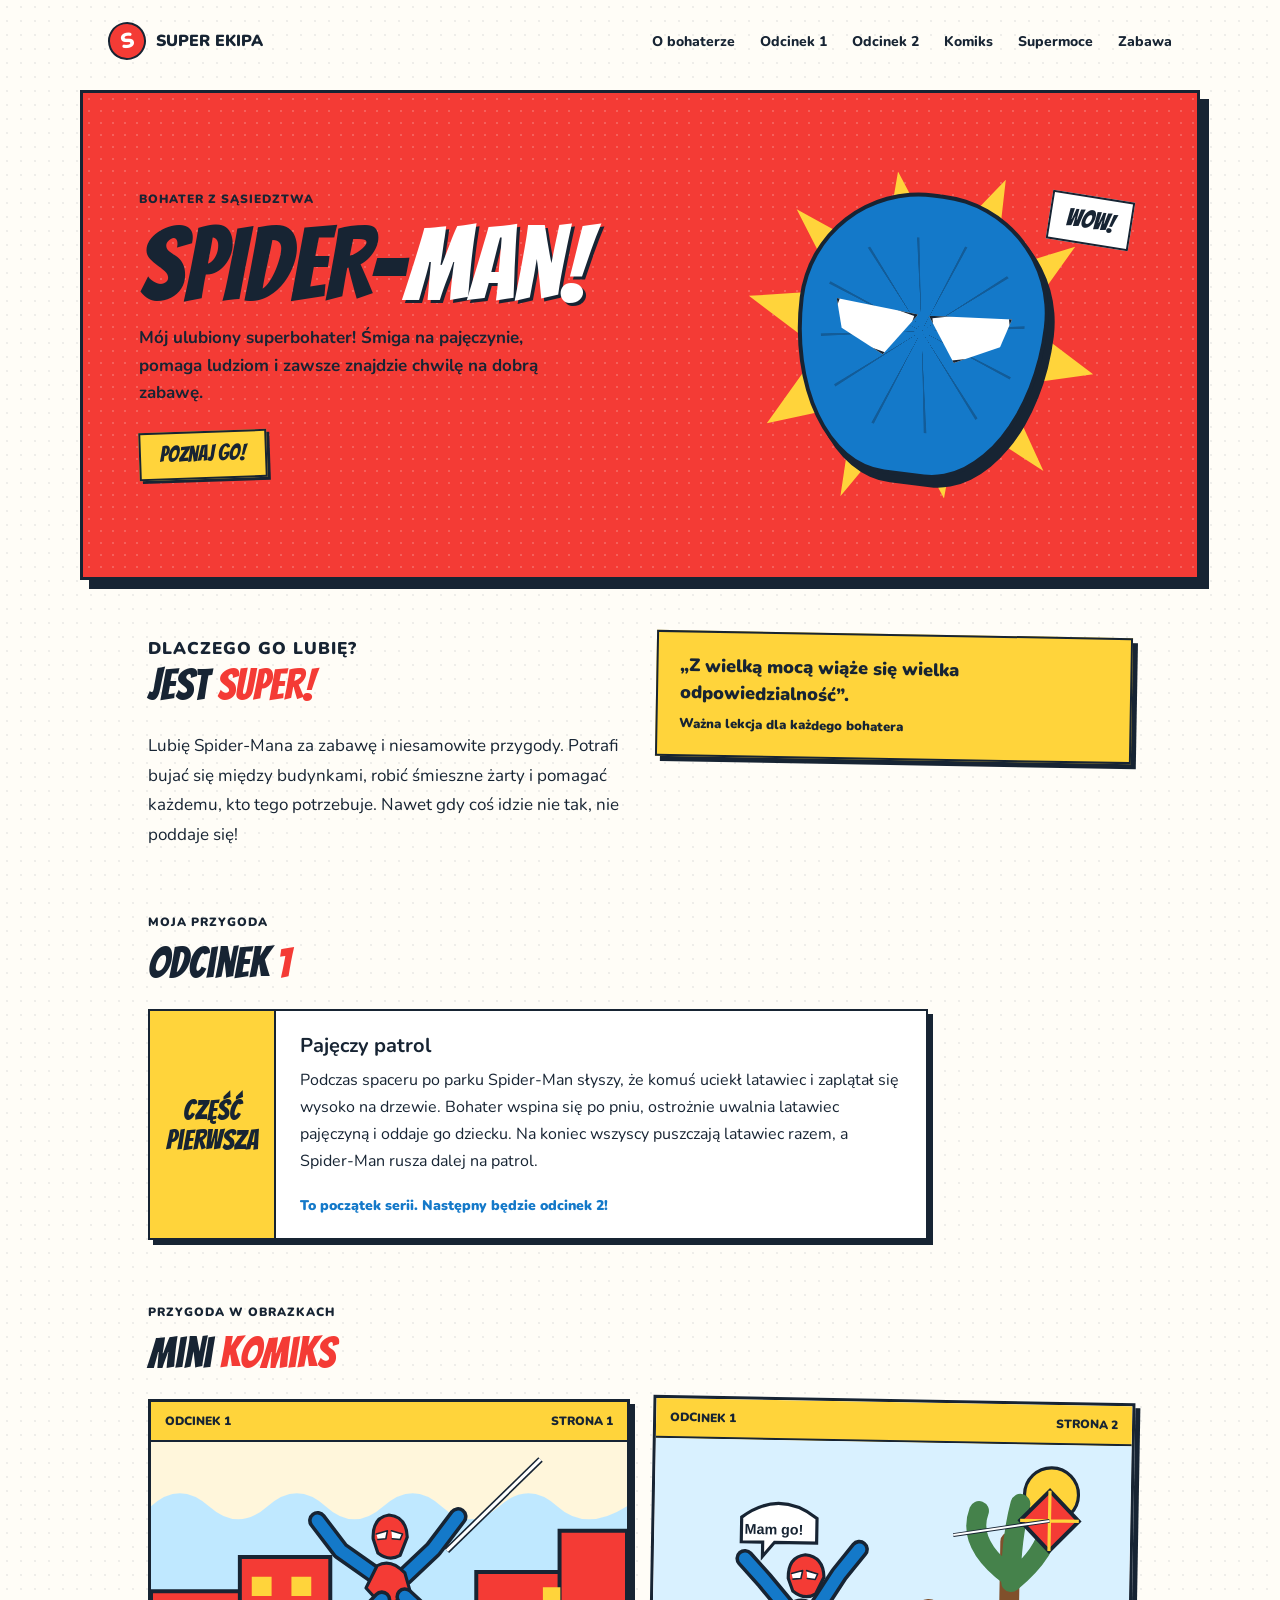
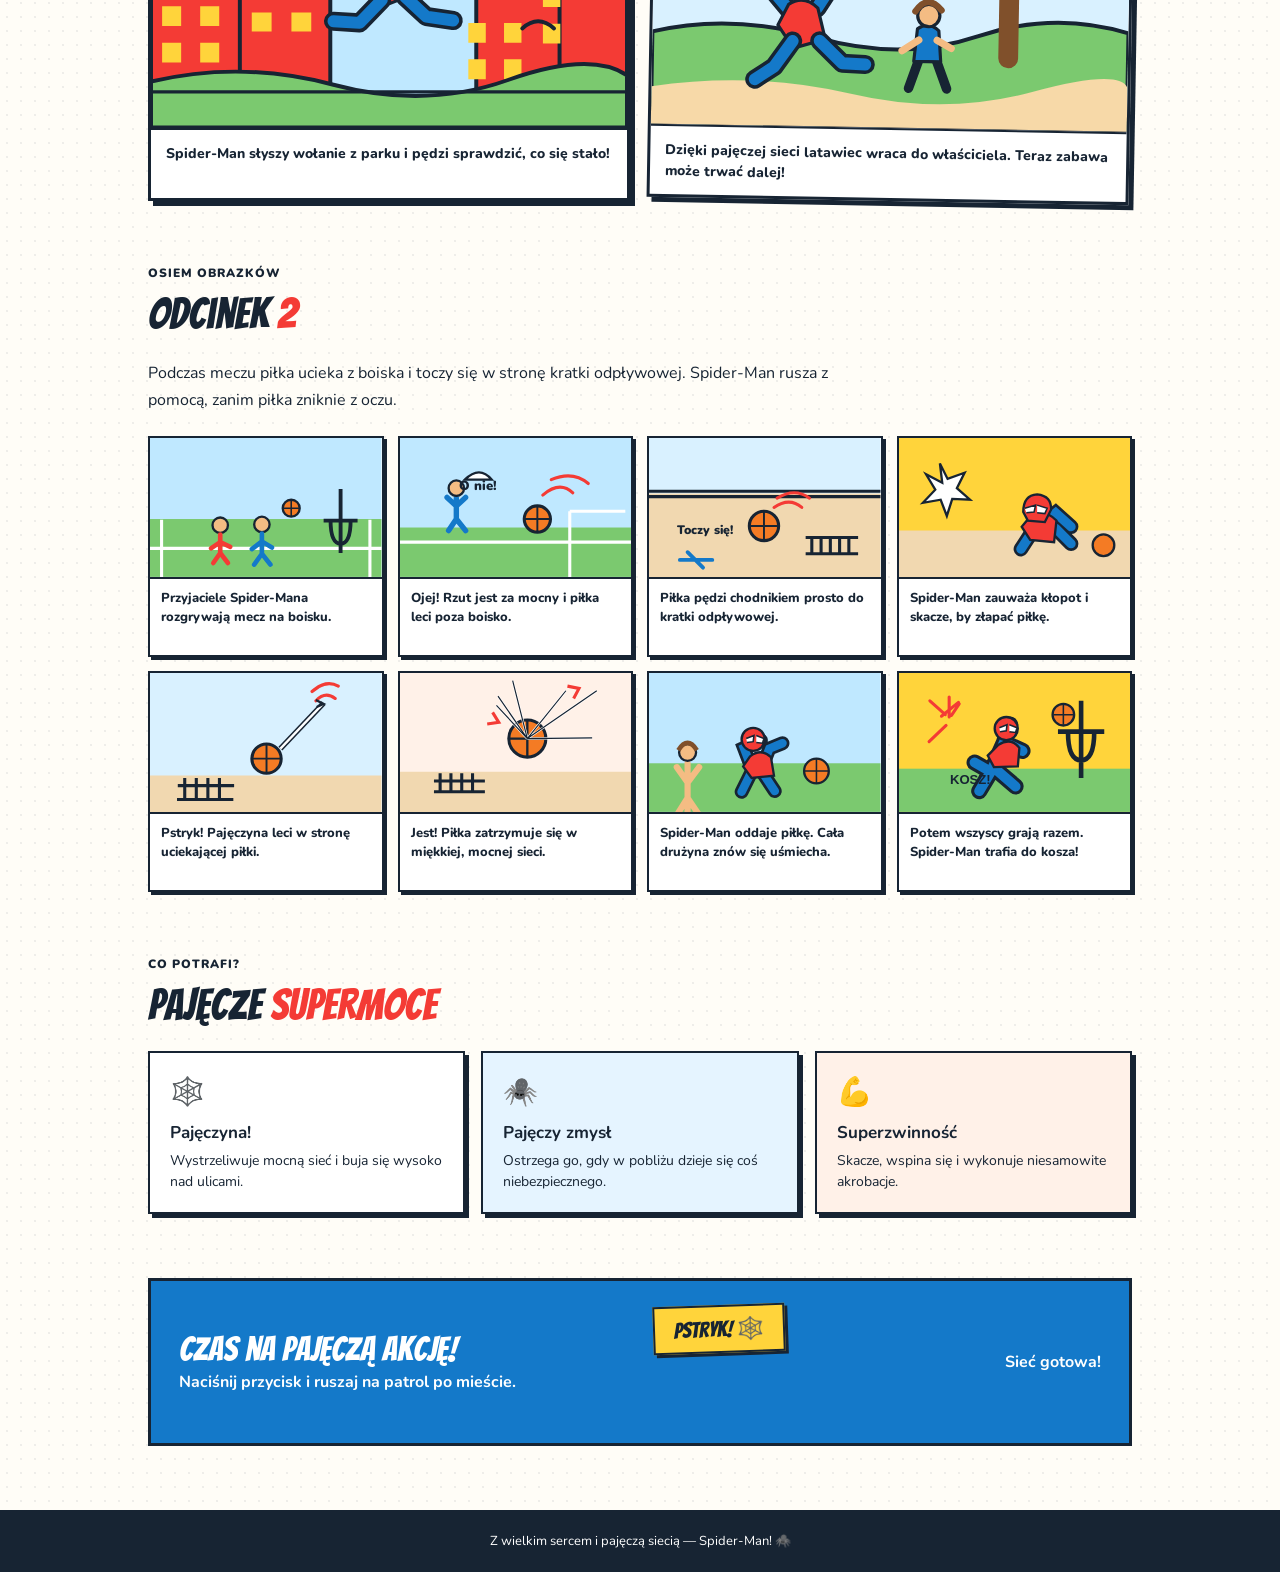
<file: index.html>
<!DOCTYPE html>
<html lang="pl">
  <head>
    <meta charset="utf-8">
    <meta name="viewport" content="width=device-width, initial-scale=1">
    <meta name="theme-color" content="#f43b35">
    <title>Spider-Man — bohater z sąsiedztwa</title>
    <style>
      @import url('https://fonts.googleapis.com/css2?family=Bangers&family=Nunito:wght@400;600;700;800;900&display=swap');

      /* Wspólne kolory strony komiksowej. */
      :root {
        color-scheme: light;
        --ink: #172433;
        --red: #f43b35;
        --blue: #1479c9;
        --yellow: #ffd43b;
        --paper: #fffdf7;
      }

      * { box-sizing: border-box; }

      html { scroll-behavior: smooth; }

      body {
        margin: 0;
        color: var(--ink);
        background-color: var(--paper);
        background-image: radial-gradient(#17243312 1px, transparent 1px);
        background-size: 14px 14px;
        font-family: 'Nunito', sans-serif;
      }

      a { color: inherit; }

      /* Nagłówek strony oraz główny komiksowy baner. */
      .topbar {
        display: flex;
        align-items: center;
        justify-content: space-between;
        gap: 20px;
        max-width: 1120px;
        margin: auto;
        padding: 22px 28px;
      }

      .brand {
        display: flex;
        align-items: center;
        gap: 10px;
        font-weight: 900;
        text-decoration: none;
      }

      .brand-mark {
        display: grid;
        width: 38px;
        height: 38px;
        place-items: center;
        color: white;
        background: var(--red);
        border: 2px solid var(--ink);
        border-radius: 50%;
        font-size: 21px;
        transform: rotate(-12deg);
      }

      .topbar nav { display: flex; gap: 25px; }
      .topbar nav a { font-size: 14px; font-weight: 800; text-decoration: none; }
      .topbar nav a:hover { color: var(--red); }

      .hero {
        position: relative;
        display: grid;
        grid-template-columns: 1.1fr .9fr;
        align-items: center;
        gap: 24px;
        max-width: 1120px;
        min-height: 490px;
        margin: 8px auto 54px;
        padding: 52px 56px;
        overflow: hidden;
        background: var(--red);
        border: 3px solid var(--ink);
        box-shadow: 9px 9px 0 var(--ink);
      }

      .hero::before {
        position: absolute;
        inset: 0;
        background-image: radial-gradient(#ffffff30 1.3px, transparent 1.3px);
        background-size: 12px 12px;
        content: '';
        pointer-events: none;
      }

      .hero-copy, .hero-art { position: relative; z-index: 1; }
      .eyebrow { margin: 0 0 12px; font-size: 12px; font-weight: 900; letter-spacing: 1px; text-transform: uppercase; }

      h1, h2, h3, p { margin-top: 0; }

      h1, h2, .sticker, .action-button {
        font-family: 'Bangers', Impact, sans-serif;
        font-weight: 400;
        letter-spacing: 0;
      }

      h1 {
        max-width: 600px;
        margin-bottom: 14px;
        font-size: clamp(56px, 9vw, 104px);
        line-height: .88;
        text-transform: uppercase;
      }

      h1 span { color: white; text-shadow: 3px 3px 0 var(--ink); }

      .hero-copy > p:not(.eyebrow) { max-width: 430px; margin-bottom: 25px; font-size: 17px; font-weight: 700; line-height: 1.6; }

      .action-button {
        min-height: 48px;
        padding: 9px 19px;
        color: var(--ink);
        background: var(--yellow);
        border: 2px solid var(--ink);
        box-shadow: 3px 3px 0 var(--ink);
        cursor: pointer;
        font-size: 22px;
        transform: rotate(-2deg);
        transition: transform 150ms ease, box-shadow 150ms ease;
      }

      .action-button:hover { box-shadow: 5px 5px 0 var(--ink); transform: translate(-2px, -2px) rotate(1deg); }
      .action-button:focus-visible, a:focus-visible { outline: 3px solid var(--blue); outline-offset: 4px; }

      .hero-art { display: grid; min-height: 330px; place-items: center; }

      .burst {
        position: absolute;
        width: min(30vw, 330px);
        aspect-ratio: 1;
        background: var(--yellow);
        clip-path: polygon(50% 0%, 59% 25%, 82% 7%, 75% 34%, 100% 30%, 81% 50%, 100% 69%, 73% 69%, 81% 96%, 58% 76%, 50% 100%, 41% 75%, 19% 95%, 27% 68%, 0 70%, 19% 50%, 0 31%, 27% 33%, 18% 7%, 42% 25%);
        transform: rotate(-8deg);
      }

      .mask {
        position: relative;
        width: min(48vw, 250px);
        aspect-ratio: .88;
        background: var(--blue);
        border: 4px solid var(--ink);
        border-radius: 48% 48% 42% 42% / 42% 42% 58% 58%;
        box-shadow: 7px 8px 0 var(--ink);
        transform: rotate(7deg);
      }

      .mask::before {
        position: absolute;
        inset: 15% 8%;
        background: repeating-conic-gradient(from 8deg at 50% 48%, transparent 0 12deg, #102c4860 12.5deg 13.5deg, transparent 14deg 30deg);
        border-radius: inherit;
        content: '';
      }

      .eye {
        position: absolute;
        top: 39%;
        width: 34%;
        height: 18%;
        background: white;
        border: 3px solid var(--ink);
        clip-path: polygon(0 25%, 100% 0, 76% 100%, 18% 78%);
      }

      .eye.left { left: 12%; transform: rotate(13deg); }
      .eye.right { right: 12%; transform: scaleX(-1) rotate(13deg); }

      .sticker {
        position: absolute;
        top: 8%;
        right: 2%;
        padding: 9px 15px;
        background: white;
        border: 2px solid var(--ink);
        font-size: 25px;
        transform: rotate(9deg);
      }

      .section { max-width: 1040px; margin: 0 auto; padding: 0 28px 64px; }
      .section-heading { margin-bottom: 24px; font-size: 43px; line-height: 1; }
      .section-heading span { color: var(--red); }

      .about {
        display: grid;
        grid-template-columns: 1fr 1fr;
        gap: 32px;
        align-items: start;
      }

      .about p { margin-bottom: 0; font-size: 17px; line-height: 1.75; }

      .quote {
        padding: 20px 22px;
        background: var(--yellow);
        border: 2px solid var(--ink);
        box-shadow: 5px 5px 0 var(--ink);
        font-size: 18px;
        font-weight: 900;
        line-height: 1.5;
        transform: rotate(1deg);
      }

      .quote small { display: block; margin-top: 8px; font-size: 13px; }

      .episode-panel {
        display: grid;
        grid-template-columns: 126px 1fr;
        max-width: 780px;
        background: white;
        border: 2px solid var(--ink);
        box-shadow: 5px 5px 0 var(--ink);
      }

      .episode-number {
        display: grid;
        min-height: 100%;
        place-content: center;
        padding: 18px;
        background: var(--yellow);
        border-right: 2px solid var(--ink);
        font-family: 'Bangers', Impact, sans-serif;
        font-size: 28px;
        text-align: center;
      }

      .episode-copy { padding: 21px 24px; }
      .episode-copy h3 { margin-bottom: 8px; font-size: 20px; }
      .episode-copy p { margin-bottom: 0; line-height: 1.7; }
      .episode-next { margin-top: 18px; color: var(--blue); font-size: 14px; font-weight: 900; }

      /* Dwie plansze komiksu z pierwszego odcinka. */
      .comic-book {
        display: grid;
        grid-template-columns: repeat(2, minmax(0, 1fr));
        gap: 20px;
      }

      .comic-page {
        overflow: hidden;
        background: white;
        border: 3px solid var(--ink);
        box-shadow: 5px 5px 0 var(--ink);
      }

      .comic-page:nth-child(2) { transform: rotate(1deg); }
      .comic-label { display: flex; justify-content: space-between; gap: 12px; padding: 11px 14px; background: var(--yellow); border-bottom: 2px solid var(--ink); font-size: 12px; font-weight: 900; text-transform: uppercase; }
      .comic-art { display: block; width: 100%; height: auto; border-bottom: 2px solid var(--ink); }
      .comic-caption { min-height: 66px; margin: 0; padding: 13px 15px; font-size: 14px; font-weight: 800; line-height: 1.5; }

      .comic-panels {
        display: grid;
        grid-template-columns: repeat(4, minmax(0, 1fr));
        gap: 14px;
      }

      .comic-panel {
        min-width: 0;
        overflow: hidden;
        background: white;
        border: 2px solid var(--ink);
        box-shadow: 3px 3px 0 var(--ink);
      }

      .comic-panel-art { display: block; width: 100%; height: auto; border-bottom: 2px solid var(--ink); }
      .comic-panel p { min-height: 76px; margin: 0; padding: 10px 11px; font-size: 13px; font-weight: 800; line-height: 1.45; }

      .powers {
        display: grid;
        grid-template-columns: repeat(3, 1fr);
        gap: 16px;
      }

      .power {
        min-height: 150px;
        padding: 20px;
        background: white;
        border: 2px solid var(--ink);
        box-shadow: 4px 4px 0 var(--ink);
      }

      .power:nth-child(2) { background: #e5f4ff; }
      .power:nth-child(3) { background: #fff1e8; }
      .power-icon { display: block; margin-bottom: 10px; font-size: 28px; }
      .power h3 { margin-bottom: 6px; font-size: 17px; }
      .power p { margin-bottom: 0; font-size: 14px; line-height: 1.5; }

      .play {
        display: flex;
        align-items: center;
        justify-content: space-between;
        gap: 20px;
        padding: 24px 28px;
        background: var(--blue);
        border: 3px solid var(--ink);
        color: white;
      }

      .play h2 { margin-bottom: 4px; font-size: 34px; }
      .play p { margin-bottom: 0; font-weight: 700; }
      .launcher { position: relative; flex: 0 0 auto; }
      .play .action-button { flex: 0 0 auto; }
      .web-shot {
        display: block;
        width: 82px;
        height: 82px;
        margin: 10px auto -26px;
        color: white;
        opacity: 0;
        transform: scale(.25) rotate(-20deg);
        transform-origin: center;
        pointer-events: none;
      }
      .web-shot.is-visible { animation: web-pop 420ms cubic-bezier(.2, 1.5, .5, 1) forwards; }
      @keyframes web-pop {
        0% { opacity: 0; transform: scale(.2) rotate(-20deg); }
        75% { opacity: 1; transform: scale(1.12) rotate(5deg); }
        100% { opacity: 1; transform: scale(1) rotate(0); }
      }
      /* Pełnoekranowa pajęczyna oraz lot bohatera po co dziesiątym kliknięciu. */
      .page-web {
        position: fixed;
        z-index: 20;
        inset: 0;
        width: 100%;
        height: 100%;
        color: var(--ink);
        opacity: 0;
        visibility: hidden;
        pointer-events: none;
      }
      .page-web.is-visible { animation: web-cover 1800ms ease-out forwards; }
      @keyframes web-cover {
        0% { opacity: 0; visibility: visible; }
        18% { opacity: .88; }
        75% { opacity: .72; }
        100% { opacity: 0; visibility: hidden; }
      }
      .web-flyer {
        position: fixed;
        z-index: 21;
        top: 50%;
        left: 0;
        width: clamp(190px, 27vw, 340px);
        height: auto;
        opacity: 0;
        pointer-events: none;
        transform: translate(-130%, -50%);
      }
      .web-flyer.is-flying { animation: fly-across 2400ms cubic-bezier(.35, .05, .55, .95) forwards; }
      @keyframes fly-across {
        0% { opacity: 0; transform: translate(-130%, -50%) rotate(-18deg); }
        12% { opacity: 1; }
        55% { opacity: 1; transform: translate(50vw, -56%) rotate(12deg); }
        100% { opacity: 0; transform: translate(130vw, -40%) rotate(22deg); }
      }
      #web-count { min-width: 180px; text-align: right; }

      footer { padding: 22px; background: var(--ink); color: white; text-align: center; font-size: 13px; }

      /* Na mniejszych ekranach menu i komiksy układają się w węższe kolumny. */
      @media (max-width: 760px) {
        .topbar { flex-wrap: wrap; padding: 16px 20px; }
        .topbar nav { width: 100%; justify-content: space-between; gap: 13px; }
        .topbar nav a { font-size: 12px; }
        .hero { grid-template-columns: 1fr; gap: 0; min-height: 0; margin: 5px 14px 45px; padding: 38px 28px 22px; }
        .hero-art { min-height: 270px; }
        .burst { width: 230px; }
        .mask { width: 175px; }
        .sticker { top: 3%; right: 9%; }
        .about { grid-template-columns: 1fr; gap: 20px; }
        .powers { grid-template-columns: 1fr; }
        .power { min-height: 0; }
        .episode-panel { grid-template-columns: 82px 1fr; }
        .episode-copy { padding: 17px; }
        .comic-book { grid-template-columns: 1fr; gap: 18px; }
        .comic-page:nth-child(2) { transform: none; }
        .comic-panels { grid-template-columns: repeat(2, minmax(0, 1fr)); }
        .play { align-items: flex-start; flex-direction: column; }
        #web-count { min-width: 0; text-align: left; }
      }

      @media (max-width: 390px) {
        .topbar { flex-wrap: wrap; }
        .topbar nav { width: 100%; justify-content: space-between; }
        .topbar nav { gap: 9px; }
        .topbar nav a { font-size: 11px; }
        .comic-panels { grid-template-columns: 1fr; }
        .comic-panel p { min-height: 0; }
        .hero { padding-right: 21px; padding-left: 21px; }
      }

      @media (prefers-reduced-motion: reduce) {
        html { scroll-behavior: auto; }
        *, *::before, *::after { transition-duration: .01ms !important; }
        .page-web.is-visible { animation-duration: .01ms; }
        .web-flyer.is-flying { animation-duration: .01ms; }
      }
    </style>
  </head>
  <body>
    <!-- Efekty interakcji: pajęczyna na ekranie i przelatujący bohater. -->
    <svg class="page-web" id="page-web" viewBox="0 0 1000 700" preserveAspectRatio="none" aria-hidden="true">
      <g fill="none" stroke="currentColor" stroke-linecap="round" stroke-width="2.5">
        <path d="M0 0 1000 700M500 0v700M1000 0 0 700M0 350h1000M250 0l500 700M750 0 250 700M0 175l1000 350M1000 175 0 525" />
        <path d="M432 283Q500 268 568 283Q582 350 568 417Q500 432 432 417Q418 350 432 283ZM360 211Q500 184 640 211Q666 350 640 489Q500 516 360 489Q334 350 360 211ZM288 139Q500 100 712 139Q750 350 712 561Q500 600 288 561Q250 350 288 139ZM216 67Q500 16 784 67Q834 350 784 633Q500 684 216 633Q166 350 216 67Z" />
      </g>
    </svg>
    <svg class="web-flyer" id="web-flyer" viewBox="0 0 210 250" aria-hidden="true">
      <g fill="none" stroke="#172433" stroke-linecap="round" stroke-linejoin="round">
        <path d="M91 95 57 69 31 34M112 96l39-31 34 8M87 146l-25 45-31 28M124 147l31 40 33 16" stroke-width="34" />
        <path d="M91 95 57 69 31 34M112 96l39-31 34 8M87 146l-25 45-31 28M124 147l31 40 33 16" stroke="#1479c9" stroke-width="23" />
        <path d="M79 91Q101 79 123 96L137 143Q114 165 79 146L69 115Z" fill="#f43b35" stroke-width="5" />
        <path d="M87 145 62 191 31 219M124 146l31 41 33 16" stroke-width="32" />
        <path d="M87 145 62 191 31 219M124 146l31 41 33 16" stroke="#1479c9" stroke-width="21" />
        <path d="M77 44Q77 11 104 8Q132 9 134 43L123 75Q105 89 85 72Z" fill="#f43b35" stroke-width="5" />
        <path d="M83 39 101 34 98 49 85 48ZM108 34 127 39 125 48 111 49Z" fill="#fff" stroke-width="3" />
        <path d="M101 111l7 7-7 9-7-9zM101 111l-2 10 9-4M108 118l-9 3" stroke="#172433" stroke-width="2.5" />
      </g>
    </svg>
    <header class="topbar">
      <a class="brand" href="#start" aria-label="Spider-Man, strona główna">
        <span class="brand-mark" aria-hidden="true">S</span>
        <span>SUPER EKIPA</span>
      </a>
      <nav aria-label="Menu główne">
        <a href="#o-bohaterze">O bohaterze</a>
        <a href="#odcinek-1">Odcinek 1</a>
        <a href="#odcinek-2">Odcinek 2</a>
        <a href="#komiks">Komiks</a>
        <a href="#moce">Supermoce</a>
        <a href="#zabawa">Zabawa</a>
      </nav>
    </header>

    <!-- Główna zawartość: opis bohatera, odcinki, moce i zabawa. -->
    <main>
      <section class="hero" id="start" aria-labelledby="hero-title">
        <div class="hero-copy">
          <p class="eyebrow">Bohater z sąsiedztwa</p>
          <h1 id="hero-title">Spider-<span>Man!</span></h1>
          <p>Mój ulubiony superbohater! Śmiga na pajęczynie, pomaga ludziom i zawsze znajdzie chwilę na dobrą zabawę.</p>
          <a class="action-button" href="#o-bohaterze" style="display:inline-block;text-decoration:none">Poznaj go!</a>
        </div>
        <div class="hero-art" role="img" aria-label="Komiksowa maska Spider-Mana na żółtym wybuchu">
          <div class="burst" aria-hidden="true"></div>
          <div class="mask" aria-hidden="true"><span class="eye left"></span><span class="eye right"></span></div>
          <span class="sticker" aria-hidden="true">WOW!</span>
        </div>
      </section>

      <section class="section about" id="o-bohaterze" aria-labelledby="about-title">
        <div>
          <p class="eyebrow">Dlaczego go lubię?</p>
          <h2 class="section-heading" id="about-title">Jest <span>super!</span></h2>
          <p>Lubię Spider-Mana za zabawę i niesamowite przygody. Potrafi bujać się między budynkami, robić śmieszne żarty i pomagać każdemu, kto tego potrzebuje. Nawet gdy coś idzie nie tak, nie poddaje się!</p>
        </div>
        <aside class="quote">
          „Z wielką mocą wiąże się wielka odpowiedzialność”.
          <small>Ważna lekcja dla każdego bohatera</small>
        </aside>
      </section>

      <!-- Krótki opis pierwszej przygody. -->
      <section class="section" id="odcinek-1" aria-labelledby="episode-title">
        <p class="eyebrow">Moja przygoda</p>
        <h2 class="section-heading" id="episode-title">Odcinek <span>1</span></h2>
        <article class="episode-panel">
          <div class="episode-number">Część<br>pierwsza</div>
          <div class="episode-copy">
            <h3>Pajęczy patrol</h3>
            <p>Podczas spaceru po parku Spider-Man słyszy, że komuś uciekł latawiec i zaplątał się wysoko na drzewie. Bohater wspina się po pniu, ostrożnie uwalnia latawiec pajęczyną i oddaje go dziecku. Na koniec wszyscy puszczają latawiec razem, a Spider-Man rusza dalej na patrol.</p>
            <p class="episode-next">To początek serii. Następny będzie odcinek 2!</p>
          </div>
        </article>
      </section>

      <!-- Dwie ilustrowane strony komiksu do odcinka pierwszego. -->
      <section class="section" id="komiks" aria-labelledby="comic-title">
        <p class="eyebrow">Przygoda w obrazkach</p>
        <h2 class="section-heading" id="comic-title">Mini <span>komiks</span></h2>
        <div class="comic-book">
          <article class="comic-page">
            <div class="comic-label"><span>Odcinek 1</span><span>Strona 1</span></div>
            <svg class="comic-art" viewBox="0 0 600 360" role="img" aria-labelledby="comic-art-one-title">
              <title id="comic-art-one-title">Spider-Man buja się nad miastem w stronę parku</title>
              <rect width="600" height="360" fill="#bfe8ff" />
              <path d="M0 81Q36 48 73 81T147 81T220 81T293 81T366 81T439 81T512 81T600 81V0H0Z" fill="#fff6db" />
              <path d="M0 188H112V360H0ZM112 145H226V360H112ZM410 164H515V360H410ZM515 112H600V360H515Z" fill="#f43b35" stroke="#172433" stroke-width="5" />
              <path d="M14 207h24v25H14zm48 0h24v25H62zm-48 46h24v25H14zm48 0h24v25H62zm65-83h25v24h-25zm50 0h25v24h-25zm-50 45h25v24h-25zm50 0h25v24h-25zm223 13h22v25h-22zm45 0h22v25h-22zm-45 46h22v25h-22zm45 0h22v25h-22zm49-91h22v25h-22zm0 46h22v25h-22z" fill="#ffd43b" />
              <path d="M0 302Q114 275 230 306T450 300T600 294V360H0Z" fill="#7bc96f" stroke="#172433" stroke-width="5" />
              <path d="M0 315 600 315" stroke="#172433" stroke-width="4" />
              <path d="M373 137 491 22" stroke="#172433" stroke-width="8" />
              <path d="M373 137 491 22" stroke="#fff" stroke-width="4" />
              <g stroke="#172433" stroke-linecap="round" stroke-linejoin="round">
                <path d="M283 168 239 137 210 99M319 170l37-35 31-41" fill="none" stroke-width="24" />
                <path d="M283 168 239 137 210 99M319 170l37-35 31-41" fill="none" stroke="#1479c9" stroke-width="15" />
                <path d="M285 156Q302 146 320 165L328 193 292 207 271 184Z" fill="#f43b35" stroke-width="4" />
                <path d="M291 199 263 228 230 226M320 195l27 25 34 5" fill="none" stroke-width="24" />
                <path d="M291 199 263 228 230 226M320 195l27 25 34 5" fill="none" stroke="#1479c9" stroke-width="15" />
                <path d="M280 122Q279 95 300 92Q322 94 323 120L314 143Q300 151 286 140Z" fill="#f43b35" stroke-width="4" />
                <path d="m284 116 14-4-2 10-10 1m17-11 14 4-3 7-10-1" fill="#fff" stroke-width="2" />
              </g>
              <path d="M468 235q20-18 40 0" fill="none" stroke="#172433" stroke-width="5" stroke-linecap="round" />
            </svg>
            <p class="comic-caption">Spider-Man słyszy wołanie z parku i pędzi sprawdzić, co się stało!</p>
          </article>

          <article class="comic-page">
            <div class="comic-label"><span>Odcinek 1</span><span>Strona 2</span></div>
            <svg class="comic-art" viewBox="0 0 600 360" role="img" aria-labelledby="comic-art-two-title">
              <title id="comic-art-two-title">Spider-Man pomaga dziecku odzyskać latawiec w parku</title>
              <rect width="600" height="360" fill="#d9f1ff" />
              <circle cx="500" cy="63" r="34" fill="#ffd43b" stroke="#172433" stroke-width="4" />
              <path d="M0 244Q100 219 207 248T410 243T600 236V360H0Z" fill="#7bc96f" stroke="#172433" stroke-width="5" />
              <path d="M0 313Q130 292 250 318T480 312T600 305V360H0Z" fill="#f7d9a8" />
              <path d="M449 270V123" stroke="#80502b" stroke-width="25" stroke-linecap="round" />
              <path d="M450 167Q394 127 409 85M451 174Q507 126 496 85M451 148Q453 107 461 75" fill="none" stroke="#45824b" stroke-width="25" stroke-linecap="round" />
              <path d="M498 58 535 96 498 134 461 96Z" fill="#f43b35" stroke="#172433" stroke-width="5" />
              <path d="M498 58v76M461 96h74" stroke="#ffd43b" stroke-width="4" />
              <path d="M377 116 498 96" stroke="#172433" stroke-width="5" />
              <path d="M377 116 498 96" stroke="#fff" stroke-width="2.5" />
              <g stroke="#172433" stroke-linecap="round" stroke-linejoin="round">
                <path d="M171 213 140 177 115 150M207 211l27-43 25-32" fill="none" stroke-width="24" />
                <path d="M171 213 140 177 115 150M207 211l27-43 25-32" fill="none" stroke="#1479c9" stroke-width="15" />
                <path d="M171 207Q190 194 208 211L218 250 178 262 158 233Z" fill="#f43b35" stroke-width="4" />
                <path d="M177 253 154 286 130 302M211 252l29 28 29 1" fill="none" stroke-width="24" />
                <path d="M177 253 154 286 130 302M211 252l29 28 29 1" fill="none" stroke="#1479c9" stroke-width="15" />
                <path d="M170 174Q169 147 191 144Q214 146 215 172L205 193Q191 202 176 190Z" fill="#f43b35" stroke-width="4" />
                <path d="m174 168 14-4-2 10-10 1m17-11 14 4-3 7-10-1" fill="#fff" stroke-width="2" />
              </g>
              <g stroke="#172433" stroke-linecap="round" stroke-linejoin="round">
                <path d="M337 272 324 310M358 273 372 310" fill="none" stroke-width="12" />
                <path d="M334 235Q348 225 361 237L364 276 330 276Z" fill="#1479c9" stroke-width="4" />
                <circle cx="348" cy="218" r="14" fill="#f4bc83" stroke-width="4" />
                <path d="M331 213q15-23 33-2" fill="none" stroke="#80502b" stroke-width="8" />
                <path d="M336 249 315 263M359 249l18 10" fill="none" stroke="#f4bc83" stroke-width="9" />
              </g>
              <path d="M110 98q47-36 95 0v31h-53l-15 18v-18h-27z" fill="#fff" stroke="#172433" stroke-width="4" />
              <text x="151" y="119" fill="#172433" font-family="sans-serif" font-size="18" font-weight="900" text-anchor="middle">Mam go!</text>
            </svg>
            <p class="comic-caption">Dzięki pajęczej sieci latawiec wraca do właściciela. Teraz zabawa może trwać dalej!</p>
          </article>
        </div>
      </section>

      <!-- Osiem kolejnych kadrów opowiada drugą przygodę. -->
      <section class="section" id="odcinek-2" aria-labelledby="episode-two-title">
        <p class="eyebrow">Osiem obrazków</p>
        <h2 class="section-heading" id="episode-two-title">Odcinek <span>2</span></h2>
        <p style="max-width:700px;margin-bottom:22px;line-height:1.7">Podczas meczu piłka ucieka z boiska i toczy się w stronę kratki odpływowej. Spider-Man rusza z pomocą, zanim piłka zniknie z oczu.</p>
        <div class="comic-panels">
          <article class="comic-panel">
            <svg class="comic-panel-art" viewBox="0 0 300 180" role="img" aria-labelledby="ep2-frame1-title">
              <title id="ep2-frame1-title">Dzieci grają w koszykówkę na boisku</title>
              <rect width="300" height="180" fill="#bfe8ff" /><rect y="105" width="300" height="75" fill="#7bc96f" />
              <path d="M0 143H300M15 106v74m270-74v74" stroke="#fff" stroke-width="4" />
              <path d="M247 66v83m-22-42h44m-35 0q0 30 13 30t13-30" fill="none" stroke="#172433" stroke-width="5" />
              <circle cx="145" cy="112" r="10" fill="#f4bc83" stroke="#172433" stroke-width="3" /><path d="M145 124v26m0-16-13 10m13-10 13 8m-13 8-10 14m10-14 11 14" fill="none" stroke="#1479c9" stroke-width="6" stroke-linecap="round" />
              <circle cx="91" cy="113" r="10" fill="#f4bc83" stroke="#172433" stroke-width="3" /><path d="M91 125v24m0-14-12 8m12-8 13 6m-13 8-9 13m9-13 10 13" fill="none" stroke="#f43b35" stroke-width="6" stroke-linecap="round" />
              <circle cx="183" cy="91" r="11" fill="#f47b24" stroke="#172433" stroke-width="3" /><path d="M173 91h20m-10-10v20" stroke="#172433" stroke-width="2" />
            </svg>
            <p>Przyjaciele Spider-Mana rozgrywają mecz na boisku.</p>
          </article>

          <article class="comic-panel">
            <svg class="comic-panel-art" viewBox="0 0 300 180" role="img" aria-labelledby="ep2-frame2-title">
              <title id="ep2-frame2-title">Piłka odbija się i przelatuje za boisko</title>
              <rect width="300" height="180" fill="#bfe8ff" /><rect y="116" width="300" height="64" fill="#7bc96f" />
              <path d="M0 135H300M220 95v85m0-85h72" stroke="#fff" stroke-width="4" />
              <circle cx="178" cy="105" r="17" fill="#f47b24" stroke="#172433" stroke-width="4" /><path d="M162 105h32m-16-16v32" stroke="#172433" stroke-width="2.5" />
              <path d="M185 74q22-19 39-3m-28-17q28-12 48 5" fill="none" stroke="#f43b35" stroke-width="4" stroke-linecap="round" />
              <path d="M73 78v27m0-17-12-11m12 11 12-11m-12 28-10 15m10-15 12 15" fill="none" stroke="#1479c9" stroke-width="7" stroke-linecap="round" />
              <circle cx="73" cy="65" r="10" fill="#f4bc83" stroke="#172433" stroke-width="3" />
              <path d="M84 54q19-19 35 0h-35Z" fill="#fff" stroke="#172433" stroke-width="3" /><text x="101" y="68" font-size="17" font-weight="900" text-anchor="middle" fill="#172433">O nie!</text>
            </svg>
            <p>Ojej! Rzut jest za mocny i piłka leci poza boisko.</p>
          </article>

          <article class="comic-panel">
            <svg class="comic-panel-art" viewBox="0 0 300 180" role="img" aria-labelledby="ep2-frame3-title">
              <title id="ep2-frame3-title">Piłka toczy się chodnikiem w stronę kratki</title>
              <rect width="300" height="180" fill="#d9f1ff" /><path d="M0 72h300v108H0Z" fill="#f1d8b0" />
              <path d="M0 69h300M0 76h300" stroke="#172433" stroke-width="4" />
              <path d="M203 129h68m-60 0v21m12-21v21m12-21v21m12-21v21m12-21v21m-56 0h68" stroke="#172433" stroke-width="4" />
              <circle cx="149" cy="114" r="19" fill="#f47b24" stroke="#172433" stroke-width="4" /><path d="M131 114h36m-18-18v36" stroke="#172433" stroke-width="2.5" />
              <path d="M162 90q20-14 36 0m-32-12q23-14 42 0" fill="none" stroke="#f43b35" stroke-width="4" stroke-linecap="round" />
              <path d="M40 158h42m-32-10 20 20" stroke="#1479c9" stroke-width="5" stroke-linecap="round" />
              <text x="36" y="125" fill="#172433" font-size="16" font-weight="900">Toczy się!</text>
            </svg>
            <p>Piłka pędzi chodnikiem prosto do kratki odpływowej.</p>
          </article>

          <article class="comic-panel">
            <svg class="comic-panel-art" viewBox="0 0 300 180" role="img" aria-labelledby="ep2-frame4-title">
              <title id="ep2-frame4-title">Spider-Man zauważa piłkę i rusza do akcji</title>
              <rect width="300" height="180" fill="#ffd43b" /><path d="M0 120h300v60H0Z" fill="#f1d8b0" />
              <path d="m53 33 10 20 22-8-10 20 17 15-23-1-7 22-8-21-23 4 16-17-12-20 21 11z" fill="#fff" stroke="#172433" stroke-width="3" />
              <path d="M173 121 203 97l20 18m-50 6-15 23m45-27 20 20" fill="none" stroke="#172433" stroke-width="19" stroke-linecap="round" />
              <path d="M173 121 203 97l20 18m-50 6-15 23m45-27 20 20" fill="none" stroke="#1479c9" stroke-width="12" stroke-linecap="round" />
              <path d="M169 103q19-13 35 4l-3 28-31-3-11-17Z" fill="#f43b35" stroke="#172433" stroke-width="3" />
              <path d="M161 96q0-22 18-23 19 2 18 20l-8 16-22-2Z" fill="#f43b35" stroke="#172433" stroke-width="3" /><path d="m163 91 14-4-2 9-10 1m14-10 13 4-3 7-10-1" fill="#fff" stroke="#172433" stroke-width="2" />
              <circle cx="265" cy="139" r="14" fill="#f47b24" stroke="#172433" stroke-width="3" />
            </svg>
            <p>Spider-Man zauważa kłopot i skacze, by złapać piłkę.</p>
          </article>

          <article class="comic-panel">
            <svg class="comic-panel-art" viewBox="0 0 300 180" role="img" aria-labelledby="ep2-frame5-title">
              <title id="ep2-frame5-title">Spider-Man wystrzeliwuje pajęczynę do piłki</title>
              <rect width="300" height="180" fill="#d9f1ff" /><path d="M0 133h300v47H0Z" fill="#f1d8b0" />
              <path d="M36 146h73m-64-10v28m15-28v28m15-28v28m15-28v28m-55 0h73" stroke="#172433" stroke-width="4" />
              <circle cx="151" cy="111" r="19" fill="#f47b24" stroke="#172433" stroke-width="4" /><path d="M133 111h36m-18-18v36" stroke="#172433" stroke-width="2.5" />
              <path d="M225 39 169 98" stroke="#172433" stroke-width="7" /><path d="M225 39 169 98" stroke="#fff" stroke-width="3" />
              <path d="M215 36q12-13 25-3m-30-9q18-16 34-7" fill="none" stroke="#f43b35" stroke-width="4" stroke-linecap="round" />
              <path d="m215 35 10 5-9 4" fill="none" stroke="#172433" stroke-width="3" />
            </svg>
            <p>Pstryk! Pajęczyna leci w stronę uciekającej piłki.</p>
          </article>

          <article class="comic-panel">
            <svg class="comic-panel-art" viewBox="0 0 300 180" role="img" aria-labelledby="ep2-frame6-title">
              <title id="ep2-frame6-title">Piłka zatrzymuje się bezpiecznie na pajęczynie</title>
              <rect width="300" height="180" fill="#fff1e8" /><path d="M0 128h300v52H0Z" fill="#f1d8b0" />
              <path d="M44 140h66m-58-10v24m14-24v24m14-24v24m14-24v24m-50 0h66" stroke="#172433" stroke-width="4" />
              <circle cx="165" cy="85" r="24" fill="#f47b24" stroke="#172433" stroke-width="4" /><path d="M142 85h46m-23-23v46" stroke="#172433" stroke-width="3" />
              <path d="M255 23 165 85M215 23l-50 62m84-1-84 1m-40-43 40 43m-19-75 19 75m-38-55 38 55" fill="none" stroke="#fff" stroke-width="3" />
              <path d="M255 23 165 85M215 23l-50 62m84-1-84 1m-40-43 40 43m-19-75 19 75m-38-55 38 55" fill="none" stroke="#172433" stroke-width="1.5" />
              <path d="m120 51 8 13-15 2m104-49 15 3-7 13" fill="none" stroke="#f43b35" stroke-width="4" />
            </svg>
            <p>Jest! Piłka zatrzymuje się w miękkiej, mocnej sieci.</p>
          </article>

          <article class="comic-panel">
            <svg class="comic-panel-art" viewBox="0 0 300 180" role="img" aria-labelledby="ep2-frame7-title">
              <title id="ep2-frame7-title">Spider-Man oddaje piłkę dzieciom</title>
              <rect width="300" height="180" fill="#bfe8ff" /><rect y="117" width="300" height="63" fill="#7bc96f" />
              <path d="M50 117v63m0-38 15-20m-15 20-14-20m14 40-12 19m12-19 13 19" fill="none" stroke="#f4bc83" stroke-width="8" stroke-linecap="round" />
              <circle cx="50" cy="103" r="11" fill="#f4bc83" stroke="#172433" stroke-width="3" /><path d="M38 100q12-19 24 0" fill="none" stroke="#80502b" stroke-width="6" />
              <path d="M134 126 123 97l22-10m0 39 11-28 17-7m-39 35-14 28m25-28 18 27" fill="none" stroke="#172433" stroke-width="18" stroke-linecap="round" />
              <path d="M134 126 123 97l22-10m0 39 11-28 17-7m-39 35-14 28m25-28 18 27" fill="none" stroke="#1479c9" stroke-width="11" stroke-linecap="round" />
              <path d="M131 108q14-11 27 1l4 24-29 3-11-15Z" fill="#f43b35" stroke="#172433" stroke-width="3" /><circle cx="135" cy="86" r="15" fill="#f43b35" stroke="#172433" stroke-width="3" />
              <path d="m126 85 10-4-1 8-8 1m12-9 10 4-2 6-8-1" fill="#fff" stroke="#172433" stroke-width="2" />
              <circle cx="217" cy="127" r="16" fill="#f47b24" stroke="#172433" stroke-width="3" /><path d="M201 127h32m-16-16v32" stroke="#172433" stroke-width="2" />
            </svg>
            <p>Spider-Man oddaje piłkę. Cała drużyna znów się uśmiecha.</p>
          </article>

          <article class="comic-panel">
            <svg class="comic-panel-art" viewBox="0 0 300 180" role="img" aria-labelledby="ep2-frame8-title">
              <title id="ep2-frame8-title">Spider-Man trafia do kosza i świętuje z drużyną</title>
              <rect width="300" height="180" fill="#ffd43b" /><rect y="124" width="300" height="56" fill="#7bc96f" />
              <path d="M236 36v100m-30-60h60m-47 0q0 37 17 37t17-37" fill="none" stroke="#172433" stroke-width="6" />
              <path d="M55 56 77 38m-37-2 20 18m-21 35 22-21m4-37v26m13-17-10 15" stroke="#f43b35" stroke-width="4" stroke-linecap="round" />
              <circle cx="213" cy="54" r="14" fill="#f47b24" stroke="#172433" stroke-width="3" /><path d="M200 54h26m-13-13v26" stroke="#172433" stroke-width="2" />
              <path d="M119 128 136 90l24 11m-41 27-21-12m38-26 8-23m-25 61-15 25m25-25 22 19" fill="none" stroke="#172433" stroke-width="21" stroke-linecap="round" />
              <path d="M119 128 136 90l24 11m-41 27-21-12m38-26 8-23m-25 61-15 25m25-25 22 19" fill="none" stroke="#1479c9" stroke-width="13" stroke-linecap="round" />
              <path d="M129 93q16-10 27 4l-2 24-31 1-8-15Z" fill="#f43b35" stroke="#172433" stroke-width="3" /><circle cx="139" cy="72" r="15" fill="#f43b35" stroke="#172433" stroke-width="3" />
              <path d="m130 71 10-4-1 8-8 1m12-9 10 4-2 6-8-1" fill="#fff" stroke="#172433" stroke-width="2" />
              <text x="66" y="144" fill="#172433" font-family="sans-serif" font-size="17" font-weight="900">KOSZ!</text>
            </svg>
            <p>Potem wszyscy grają razem. Spider-Man trafia do kosza!</p>
          </article>
        </div>
      </section>

      <!-- Najważniejsze pajęcze umiejętności bohatera. -->
      <section class="section" id="moce" aria-labelledby="powers-title">
        <p class="eyebrow">Co potrafi?</p>
        <h2 class="section-heading" id="powers-title">Pajęcze <span>supermoce</span></h2>
        <div class="powers">
          <article class="power">
            <span class="power-icon" aria-hidden="true">🕸️</span>
            <h3>Pajęczyna!</h3>
            <p>Wystrzeliwuje mocną sieć i buja się wysoko nad ulicami.</p>
          </article>
          <article class="power">
            <span class="power-icon" aria-hidden="true">🕷️</span>
            <h3>Pajęczy zmysł</h3>
            <p>Ostrzega go, gdy w pobliżu dzieje się coś niebezpiecznego.</p>
          </article>
          <article class="power">
            <span class="power-icon" aria-hidden="true">💪</span>
            <h3>Superzwinność</h3>
            <p>Skacze, wspina się i wykonuje niesamowite akrobacje.</p>
          </article>
        </div>
      </section>

      <!-- Przycisk uruchamia pajęczynę, a co dziesiąty raz także lot postaci. -->
      <section class="section" id="zabawa" aria-labelledby="play-title">
        <div class="play">
          <div>
            <h2 id="play-title">Czas na pajęczą akcję!</h2>
            <p>Naciśnij przycisk i ruszaj na patrol po mieście.</p>
          </div>
          <div class="launcher">
            <button class="action-button" id="web-button" type="button">Pstryk! 🕸️</button>
            <svg class="web-shot" id="web-shot" viewBox="0 0 100 100" aria-hidden="true">
              <g fill="none" stroke="currentColor" stroke-linecap="round" stroke-width="2.5">
                <path d="M50 50 50 3M50 50 83 17M50 50 97 50M50 50 83 83M50 50 50 97M50 50 17 83M50 50 3 50M50 50 17 17" />
                <path d="M40 40Q50 36 60 40Q64 50 60 60Q50 64 40 60Q36 50 40 40ZM29 29Q50 21 71 29Q79 50 71 71Q50 79 29 71Q21 50 29 29ZM17 17Q50 5 83 17Q95 50 83 83Q50 95 17 83Q5 50 17 17Z" />
              </g>
            </svg>
          </div>
          <p id="web-count" aria-live="polite">Sieć gotowa!</p>
        </div>
      </section>
    </main>

    <footer>Z wielkim sercem i pajęczą siecią — Spider-Man! 🕷️</footer>

    <script>
      // Pobieramy przycisk, licznik i elementy animacji ze strony.
      const webButton = document.querySelector('#web-button');
      const webCount = document.querySelector('#web-count');
      const webShot = document.querySelector('#web-shot');
      const pageWeb = document.querySelector('#page-web');
      const webFlyer = document.querySelector('#web-flyer');
      let shots = 0;

      webButton.addEventListener('click', () => {
        shots += 1;
        // Zdejmujemy klasę i wymuszamy ponowne przeliczenie układu, by animacja ruszyła od początku.
        webShot.classList.remove('is-visible');
        pageWeb.classList.remove('is-visible');
        void webShot.getBoundingClientRect();
        webShot.classList.add('is-visible');
        pageWeb.classList.add('is-visible');

        // Każdy dziesiąty strzał uruchamia dodatkowy przelot Spider-Mana.
        if (shots % 10 === 0) {
          webFlyer.classList.remove('is-flying');
          void webFlyer.getBoundingClientRect();
          webFlyer.classList.add('is-flying');
          webCount.textContent = 'Spider-Man leci przez ekran!';
        } else {
          webCount.textContent = shots === 1
            ? 'Pajęczyna wystrzelona!'
            : `Pajęczyna wystrzelona ${shots} razy!`;
        }
      });
    </script>
  </body>
</html>
</file>
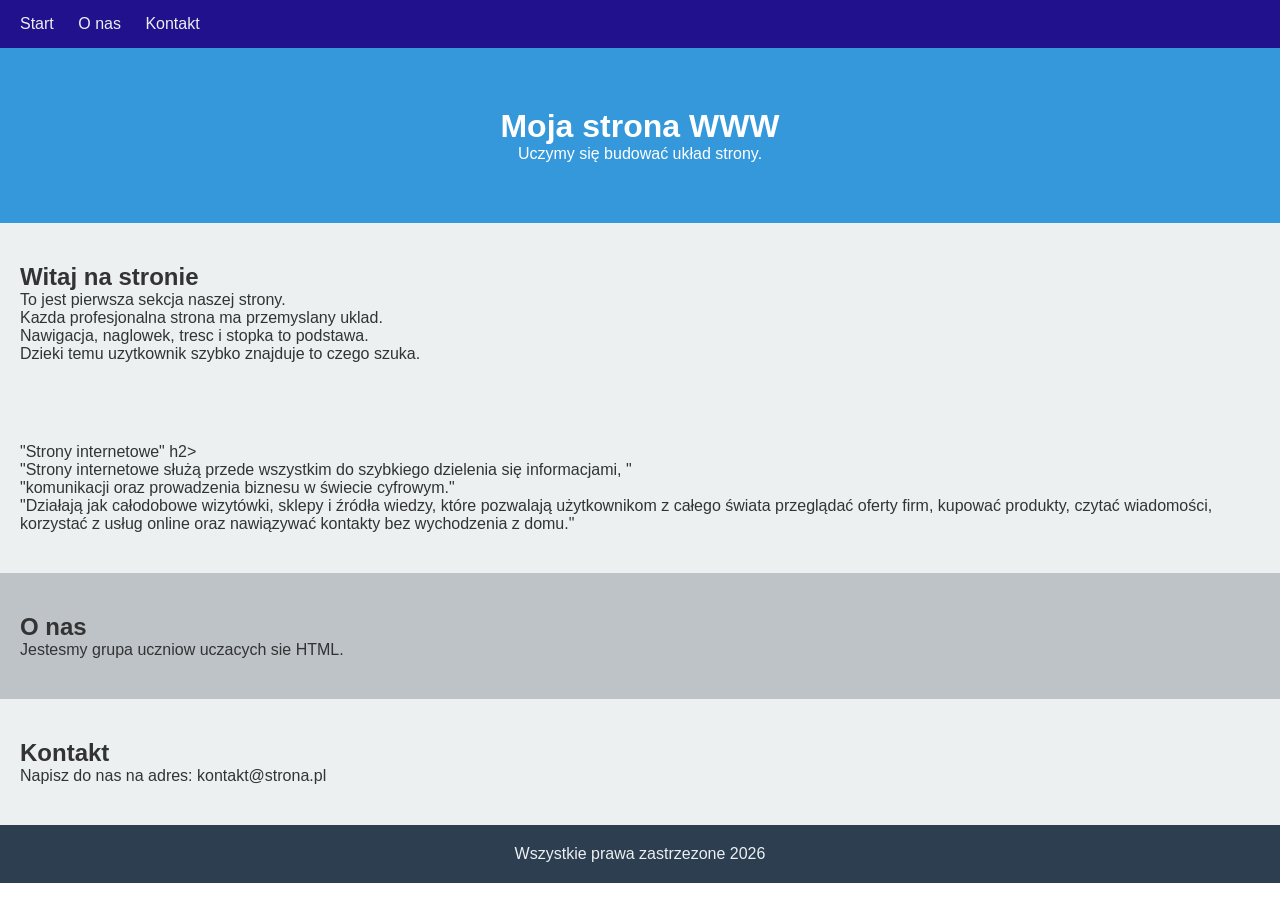
<file: lekcja4/index.html>
<!DOCTYPE html>
<html lang="pl">
<head>
  <meta charset="UTF-8">
  <meta name="viewport" content="width=device-width, initial-scale=1.0">
  <title>Moja strona</title>
  <link rel="stylesheet" href="style.css">
</head>
<body>
  <nav>
    <a href="#start">Start</a>
    <a href="#o-nas">O nas</a>
    <a href="#kontakt">Kontakt</a>
  </nav>
  <header>
    <h1> Moja strona WWW </h1>
    <p> Uczymy się budować układ strony. </p>
  </header>
  <section id="start" class="light">
    <h2>Witaj na stronie</h2>
    <p>To jest pierwsza sekcja naszej strony.</p>
    <p>Kazda profesjonalna strona ma przemyslany uklad.</p>
	  <p>Nawigacja, naglowek, tresc i stopka to podstawa.</p>
	  <p>Dzieki temu uzytkownik szybko znajduje to czego szuka.</p>
  </section>
  <section id="startr" class="light"
    <h2> "Strony internetowe" </body>h2>
    <p> "Strony internetowe służą przede wszystkim do szybkiego dzielenia się informacjami, "</p>
    <p> "komunikacji oraz prowadzenia biznesu w świecie cyfrowym." </p>
    <p> "Działają jak całodobowe wizytówki, sklepy i źródła wiedzy, które pozwalają użytkownikom z całego świata przeglądać oferty firm, kupować produkty, czytać wiadomości, korzystać z usług online oraz nawiązywać kontakty bez wychodzenia z domu." </p>
  </section>
  <section id="o-nas" class="dark">
    <h2>O nas</h2>
    <p>Jestesmy grupa uczniow uczacych sie HTML.</p>
  </section>
  <section id="kontakt" class="light">
    <h2>Kontakt</h2>
    <p>Napisz do nas na adres: kontakt@strona.pl</p>
  </section>
  <footer>
    <p>Wszystkie prawa zastrzezone 2026</p>
  </footer>
  
</body>
</html>
</file>
<file: lekcja4/style.css>
* {
  margin: 0;
  padding: 0;
  box-sizing: border-box;
}

html {
  scroll-behavior: smooth;
}

body {
  font-family: Arial, sans-serif;
  color: #333;
}

nav {
  background-color: #21118d;
  padding: 15px 20px;
  position: sticky;
  top: 0;
}

nav a {
  color: #ecf0f1;
  text-decoration: none;
  margin-right: 20px;
  font-size: 16px;
}

nav a:hover {
  color: #3498db;
}

header {
  background-color: #3498db;
  color: white;
  padding: 60px 20px;
  text-align: center;
}

section {
  padding: 40px 20px;
}

.light {
  background-color: #ecf0f1;
}

.dark {
  background-color: #bdc3c7;
}

footer {
  background-color: #2c3e50;
  color: #ecf0f1;
  padding: 20px;
  text-align: center;
}
</file>
